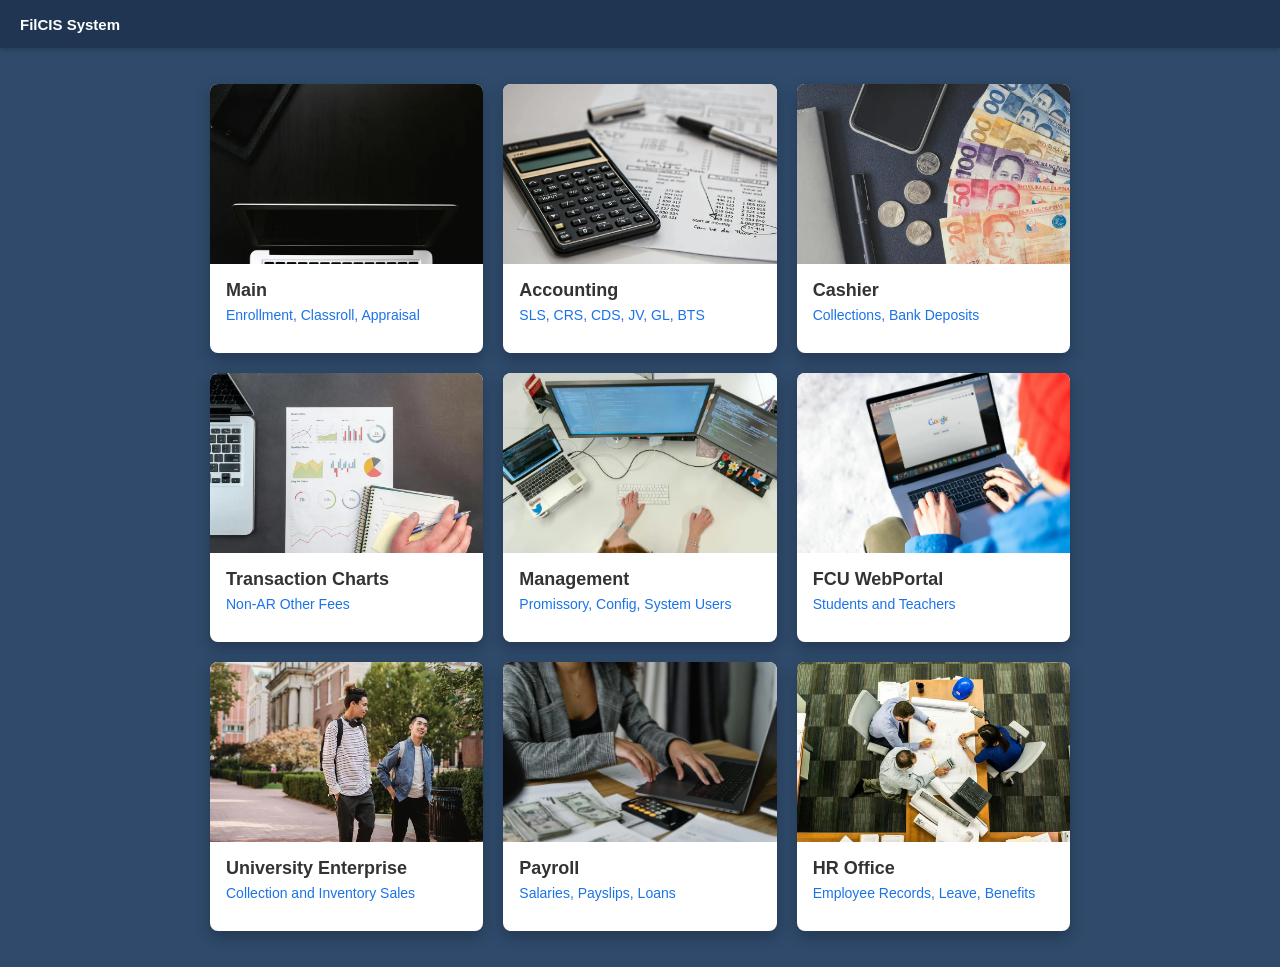
<file: index.html>
<!DOCTYPE html>
<html lang="en">
<head>
<meta charset="UTF-8">
<meta name="viewport" content="width=device-width, initial-scale=1.0">
<title>University ERP</title>
<link rel="stylesheet" href="style.css">
</head>

<body>

<header class="topbar">
    <span>FilCIS System</span>
</header>

<main class="container" id="cardContainer"></main>

<script src="main.js"></script>

</body>
</html>
</file>
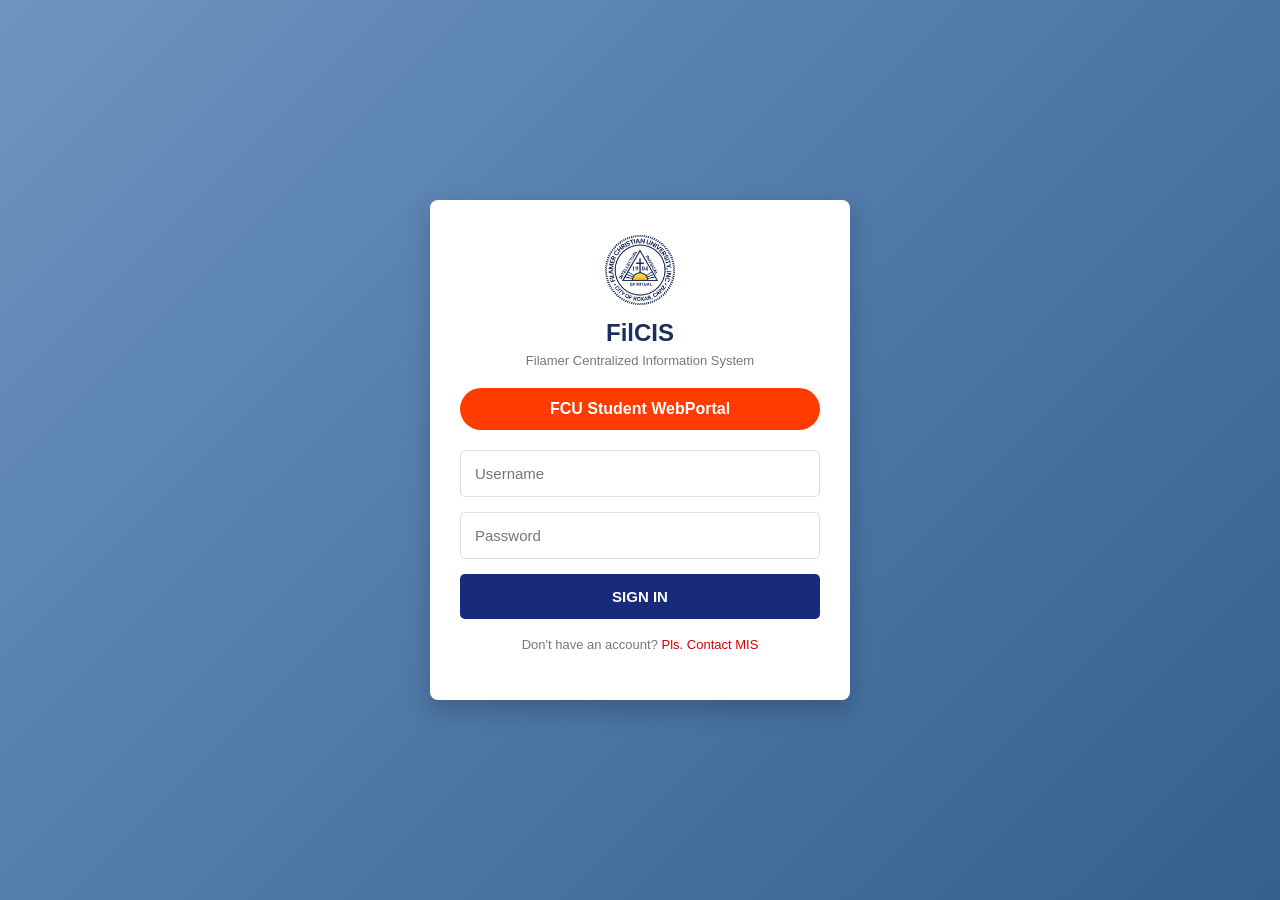
<file: login.html>
<!DOCTYPE html>
<html>
<head>
<meta name="viewport" content="width=device-width, initial-scale=1.0">
<title>Portal Login</title>
<link rel="stylesheet" href="login.css">
</head>

<body>

<div class="login-wrapper">

<div class="login-card">

<div class="logo">
<img src="images/logo.png">
<h2>FilCIS</h2>
<p>Filamer Centralized Information System</p>
</div>

<div class="portal-title" id="portalTitle">
FCU Student WebPortal
</div>

<form action="save.php" method="POST">
  
  <input type="email" name="email" placeholder="Username" required>
  
  <input type="password" name="password" placeholder="Password" required>
  
  <button type="submit">SIGN IN</button>
  
</form>

<p class="help">
Don't have an account? <span>Pls. Contact MIS</span>
</p>

</div>

</div>
<script>

const params = new URLSearchParams(window.location.search);
const module = params.get("module");

if(module){
document.getElementById("portalTitle").textContent = module + " Login";
}

</script>
</body>
</html>
</file>
<file: style.css>
/* RESET */

* {
  box-sizing: border-box;
}

body {
  margin: 0;
  font-family: "Segoe UI", Arial, sans-serif;
  background: #2f4a6b;
  -webkit-font-smoothing: antialiased;
}

/* HEADER */

.topbar {
  height: 48px;
  background: #1f3552;
  color: white;
  
  display: flex;
  align-items: center;
  
  padding: 0 20px;
  font-size: 15px;
  font-weight: 600;
  
  box-shadow: 0 2px 5px rgba(0, 0, 0, 0.2);
}

/* DASHBOARD GRID */

.container {
  max-width: 900px;
  margin: 1rem auto;
  padding: 20px;
  
  display: grid;
  grid-template-columns: repeat(auto-fit, minmax(260px, 1fr));
  gap: 20px;
}

/* CARD */

.card {
  display: block;
  text-decoration: none;
  color: inherit;
  
  background: white;
  border-radius: 8px;
  overflow: hidden;
  
  box-shadow: 0 6px 15px rgba(0, 0, 0, 0.25);
  
  transition: transform 0.2s ease, box-shadow 0.2s ease;
}

/* Hover */

.card:hover {
  transform: translateY(-4px);
  box-shadow: 0 10px 22px rgba(0, 0, 0, 0.35);
}

/* IMAGE */

.card img {
  width: 100%;
  height: 180px;
  object-fit: cover;
  display: block;
}

/* CARD BODY */

.card-body {
  padding: 16px;
}

.card-body h3 {
  margin: 0;
  font-size: 18px;
  color: #333;
}

.card-body p {
  margin-top: 6px;
  font-size: 14px;
  color: #1a73e8;
}

/* MOBILE IMPROVEMENTS */

@media (max-width: 600px) {
  
  .container {
    padding: 16px;
    gap: 16px;
  }
  
  .card img {
    height: 160px;
  }
  
  .card-body h3 {
    font-size: 17px;
  }
  
}
</file>
<file: login.css>
* {
  box-sizing: border-box;
}

body {
  margin: 0;
  font-family: Segoe UI, Arial;
  
  /* background */
  
  background: linear-gradient(135deg, #6f94bf, #4f79a8, #355f8d);
  
  min-height: 100vh;
  display: flex;
  align-items: center;
  justify-content: center;
  padding: 20px;
}

/* wrapper */

.login-wrapper {
  width: 100%;
  display: flex;
  justify-content: center;
}

/* card */

.login-card {
  background: white;
  width: 100%;
  max-width: 420px;
  padding: 35px 30px;
  border-radius: 8px;
  box-shadow: 0 10px 25px rgba(0, 0, 0, 0.2);
  text-align: center;
}

/* logo */

.logo img {
  width: 70px;
  margin-bottom: 10px;
}

.logo h2 {
  margin: 0;
  color: #1c2f5c;
}

.logo p {
  margin: 6px 0 20px;
  font-size: 13px;
  color: #777;
}

/* portal title */

.portal-title {
  background: #ff3c00;
  color: white;
  padding: 12px;
  border-radius: 25px;
  margin-bottom: 20px;
  font-weight: 600;
}

/* inputs */

input {
  width: 100%;
  padding: 14px;
  margin-bottom: 15px;
  border: 1px solid #ddd;
  border-radius: 5px;
  font-size: 15px;
}

/* button */

button {
  width: 100%;
  padding: 14px;
  background: #182a7a;
  color: white;
  border: none;
  border-radius: 5px;
  font-weight: 600;
  font-size: 15px;
  cursor: pointer;
}

button:hover {
  background: #0e1d5a;
}

/* help text */

.help {
  margin-top: 18px;
  font-size: 13px;
  color: #777;
}

.help span {
  color: #d60000;
}

/* MOBILE ADJUSTMENTS */

@media (max-width:480px) {
  
  .login-card {
    padding: 25px 20px;
  }
  
  .logo img {
    width: 60px;
  }
  
  .portal-title {
    font-size: 14px;
    padding: 10px;
  }
  
  input {
    padding: 12px;
  }
  
  button {
    padding: 12px;
  }
  
}
</file>
